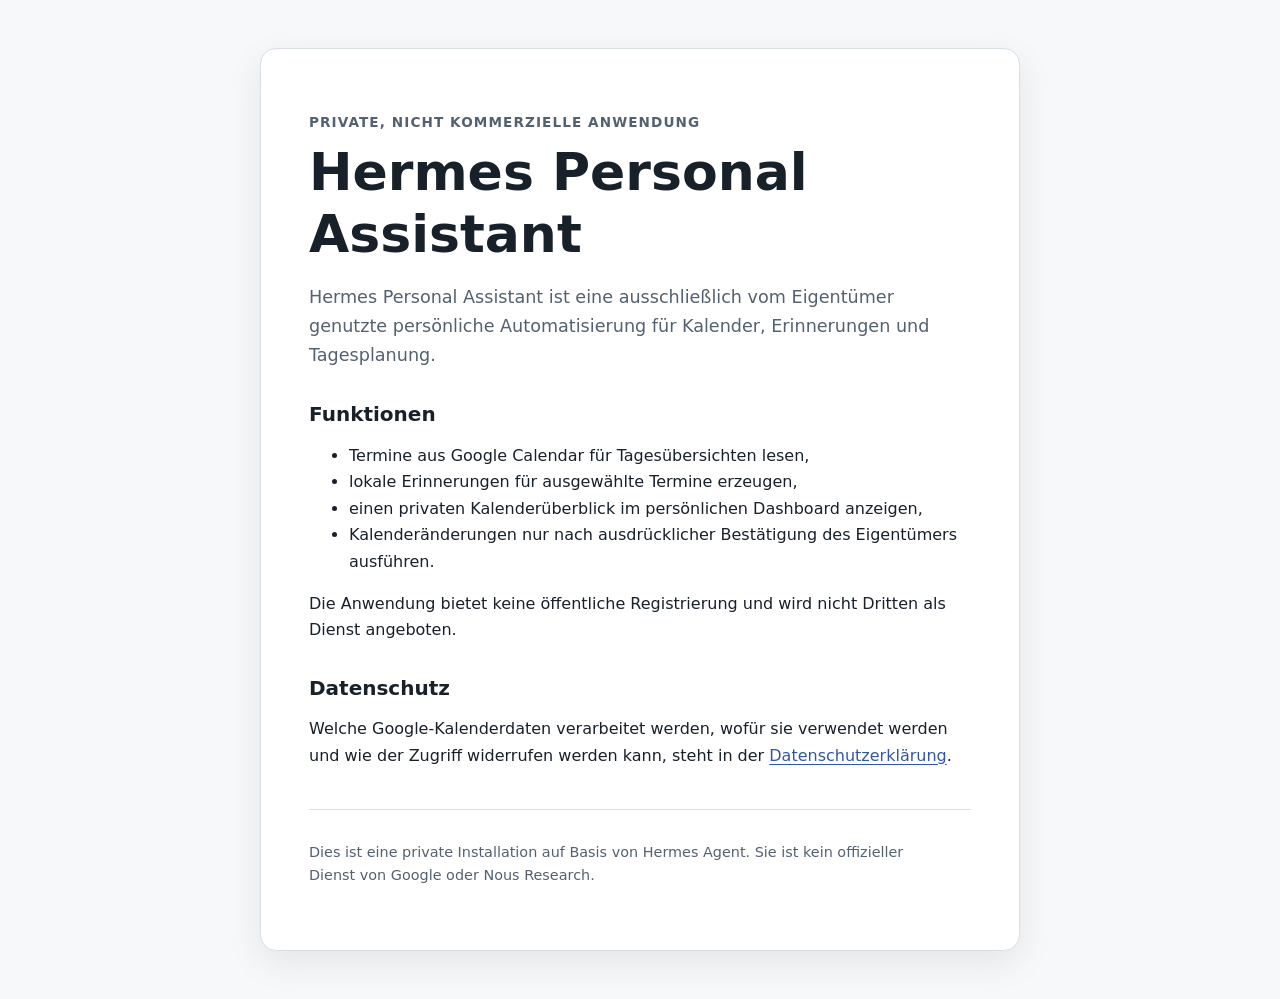
<file: hermes-personal-assistant/index.html>
<!doctype html>
<html lang="de">
<head>
  <meta charset="utf-8">
  <meta name="viewport" content="width=device-width, initial-scale=1">
  <meta name="description" content="Informationen zum privaten Hermes Personal Assistant und seinem Zugriff auf Google Calendar.">
  <title>Hermes Personal Assistant</title>
  <link rel="stylesheet" href="styles.css">
</head>
<body>
  <main>
    <p class="eyebrow">Private, nicht kommerzielle Anwendung</p>
    <h1>Hermes Personal Assistant</h1>
    <p class="lead">
      Hermes Personal Assistant ist eine ausschließlich vom Eigentümer genutzte
      persönliche Automatisierung für Kalender, Erinnerungen und Tagesplanung.
    </p>

    <section>
      <h2>Funktionen</h2>
      <ul>
        <li>Termine aus Google Calendar für Tagesübersichten lesen,</li>
        <li>lokale Erinnerungen für ausgewählte Termine erzeugen,</li>
        <li>einen privaten Kalenderüberblick im persönlichen Dashboard anzeigen,</li>
        <li>Kalenderänderungen nur nach ausdrücklicher Bestätigung des Eigentümers ausführen.</li>
      </ul>
      <p>
        Die Anwendung bietet keine öffentliche Registrierung und wird nicht Dritten
        als Dienst angeboten.
      </p>
    </section>

    <section>
      <h2>Datenschutz</h2>
      <p>
        Welche Google-Kalenderdaten verarbeitet werden, wofür sie verwendet werden
        und wie der Zugriff widerrufen werden kann, steht in der
        <a href="privacy.html">Datenschutzerklärung</a>.
      </p>
    </section>

    <footer>
      <p>
        Dies ist eine private Installation auf Basis von Hermes Agent. Sie ist kein
        offizieller Dienst von Google oder Nous Research.
      </p>
    </footer>
  </main>
</body>
</html>
</file>
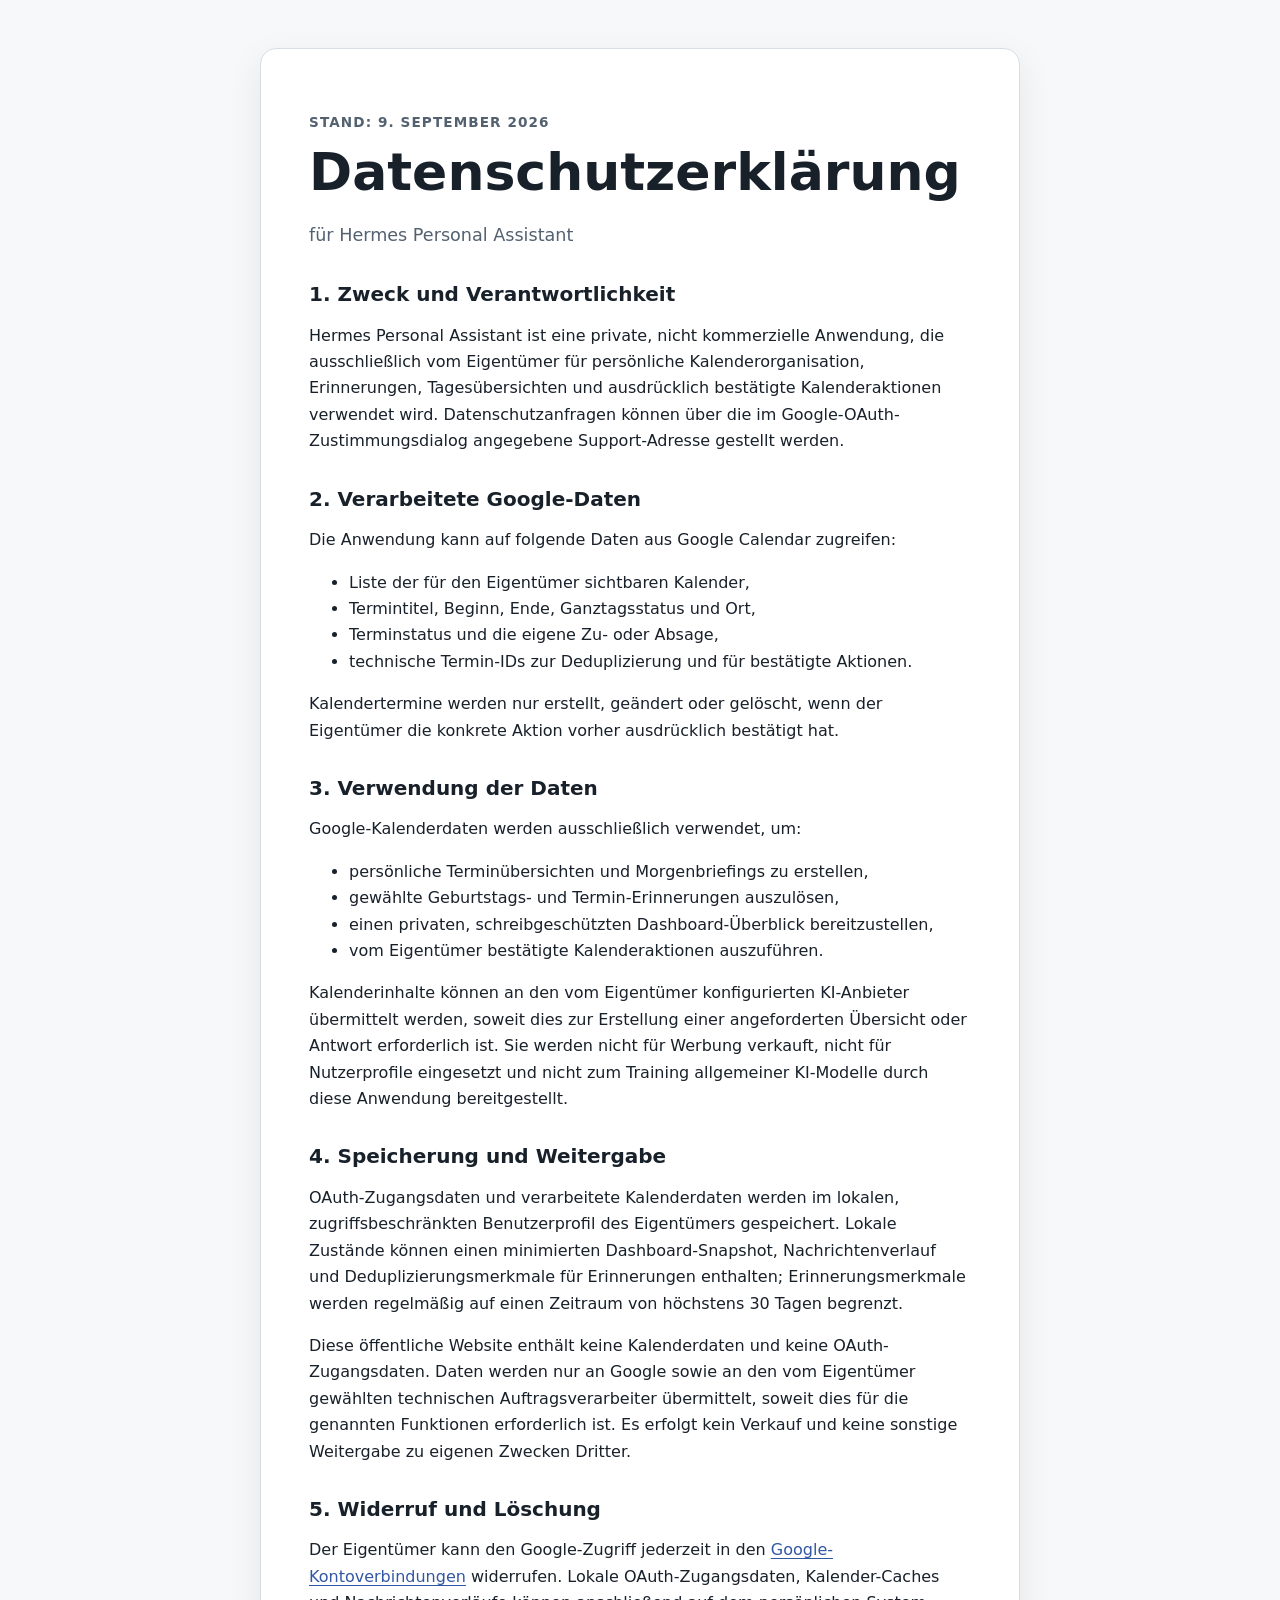
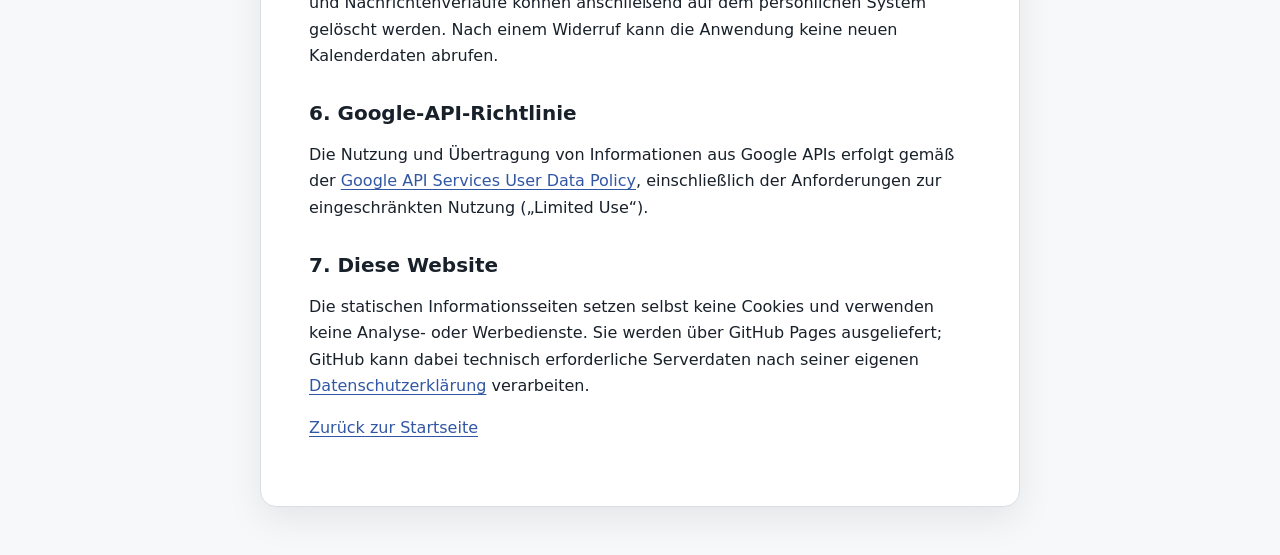
<file: hermes-personal-assistant/privacy.html>
<!doctype html>
<html lang="de">
<head>
  <meta charset="utf-8">
  <meta name="viewport" content="width=device-width, initial-scale=1">
  <meta name="description" content="Datenschutzerklärung des privaten Hermes Personal Assistant.">
  <title>Datenschutzerklärung – Hermes Personal Assistant</title>
  <link rel="stylesheet" href="styles.css">
</head>
<body>
  <main>
    <p class="eyebrow">Stand: 9. September 2026</p>
    <h1>Datenschutzerklärung</h1>
    <p class="lead">für Hermes Personal Assistant</p>

    <section>
      <h2>1. Zweck und Verantwortlichkeit</h2>
      <p>
        Hermes Personal Assistant ist eine private, nicht kommerzielle Anwendung,
        die ausschließlich vom Eigentümer für persönliche Kalenderorganisation,
        Erinnerungen, Tagesübersichten und ausdrücklich bestätigte Kalenderaktionen
        verwendet wird. Datenschutzanfragen können über die im Google-OAuth-
        Zustimmungsdialog angegebene Support-Adresse gestellt werden.
      </p>
    </section>

    <section>
      <h2>2. Verarbeitete Google-Daten</h2>
      <p>Die Anwendung kann auf folgende Daten aus Google Calendar zugreifen:</p>
      <ul>
        <li>Liste der für den Eigentümer sichtbaren Kalender,</li>
        <li>Termintitel, Beginn, Ende, Ganztagsstatus und Ort,</li>
        <li>Terminstatus und die eigene Zu- oder Absage,</li>
        <li>technische Termin-IDs zur Deduplizierung und für bestätigte Aktionen.</li>
      </ul>
      <p>
        Kalendertermine werden nur erstellt, geändert oder gelöscht, wenn der
        Eigentümer die konkrete Aktion vorher ausdrücklich bestätigt hat.
      </p>
    </section>

    <section>
      <h2>3. Verwendung der Daten</h2>
      <p>Google-Kalenderdaten werden ausschließlich verwendet, um:</p>
      <ul>
        <li>persönliche Terminübersichten und Morgenbriefings zu erstellen,</li>
        <li>gewählte Geburtstags- und Termin-Erinnerungen auszulösen,</li>
        <li>einen privaten, schreibgeschützten Dashboard-Überblick bereitzustellen,</li>
        <li>vom Eigentümer bestätigte Kalenderaktionen auszuführen.</li>
      </ul>
      <p>
        Kalenderinhalte können an den vom Eigentümer konfigurierten KI-Anbieter
        übermittelt werden, soweit dies zur Erstellung einer angeforderten Übersicht
        oder Antwort erforderlich ist. Sie werden nicht für Werbung verkauft, nicht
        für Nutzerprofile eingesetzt und nicht zum Training allgemeiner KI-Modelle
        durch diese Anwendung bereitgestellt.
      </p>
    </section>

    <section>
      <h2>4. Speicherung und Weitergabe</h2>
      <p>
        OAuth-Zugangsdaten und verarbeitete Kalenderdaten werden im lokalen,
        zugriffsbeschränkten Benutzerprofil des Eigentümers gespeichert. Lokale
        Zustände können einen minimierten Dashboard-Snapshot, Nachrichtenverlauf und
        Deduplizierungsmerkmale für Erinnerungen enthalten; Erinnerungsmerkmale werden
        regelmäßig auf einen Zeitraum von höchstens 30 Tagen begrenzt.
      </p>
      <p>
        Diese öffentliche Website enthält keine Kalenderdaten und keine OAuth-
        Zugangsdaten. Daten werden nur an Google sowie an den vom Eigentümer gewählten
        technischen Auftragsverarbeiter übermittelt, soweit dies für die genannten
        Funktionen erforderlich ist. Es erfolgt kein Verkauf und keine sonstige
        Weitergabe zu eigenen Zwecken Dritter.
      </p>
    </section>

    <section>
      <h2>5. Widerruf und Löschung</h2>
      <p>
        Der Eigentümer kann den Google-Zugriff jederzeit in den
        <a href="https://myaccount.google.com/connections" rel="noopener noreferrer">Google-Kontoverbindungen</a>
        widerrufen. Lokale OAuth-Zugangsdaten, Kalender-Caches und Nachrichtenverläufe
        können anschließend auf dem persönlichen System gelöscht werden. Nach einem
        Widerruf kann die Anwendung keine neuen Kalenderdaten abrufen.
      </p>
    </section>

    <section>
      <h2>6. Google-API-Richtlinie</h2>
      <p>
        Die Nutzung und Übertragung von Informationen aus Google APIs erfolgt gemäß
        der
        <a href="https://developers.google.com/terms/api-services-user-data-policy" rel="noopener noreferrer">Google API Services User Data Policy</a>,
        einschließlich der Anforderungen zur eingeschränkten Nutzung („Limited Use“).
      </p>
    </section>

    <section>
      <h2>7. Diese Website</h2>
      <p>
        Die statischen Informationsseiten setzen selbst keine Cookies und verwenden
        keine Analyse- oder Werbedienste. Sie werden über GitHub Pages ausgeliefert;
        GitHub kann dabei technisch erforderliche Serverdaten nach seiner eigenen
        <a href="https://docs.github.com/site-policy/privacy-policies/github-general-privacy-statement" rel="noopener noreferrer">Datenschutzerklärung</a>
        verarbeiten.
      </p>
    </section>

    <p><a href="./">Zurück zur Startseite</a></p>
  </main>
</body>
</html>
</file>
<file: hermes-personal-assistant/styles.css>
:root {
  color-scheme: light dark;
  --background: #f7f8fa;
  --surface: #ffffff;
  --text: #18202a;
  --muted: #536170;
  --accent: #3157a4;
  --border: #d9dee5;
}

@media (prefers-color-scheme: dark) {
  :root {
    --background: #11151b;
    --surface: #191f27;
    --text: #edf1f5;
    --muted: #b2bdc9;
    --accent: #9cbcff;
    --border: #343d48;
  }
}

* {
  box-sizing: border-box;
}

body {
  margin: 0;
  background: var(--background);
  color: var(--text);
  font-family: system-ui, -apple-system, BlinkMacSystemFont, "Segoe UI", sans-serif;
  line-height: 1.65;
}

main {
  width: min(760px, calc(100% - 2rem));
  margin: 3rem auto;
  padding: clamp(1.25rem, 4vw, 3rem);
  background: var(--surface);
  border: 1px solid var(--border);
  border-radius: 16px;
  box-shadow: 0 12px 36px rgb(0 0 0 / 8%);
}

h1,
h2 {
  line-height: 1.2;
}

h1 {
  margin: 0 0 1rem;
  font-size: clamp(2rem, 7vw, 3.25rem);
}

h2 {
  margin-top: 2rem;
  font-size: 1.25rem;
}

p,
li {
  max-width: 68ch;
}

.lead {
  color: var(--muted);
  font-size: 1.1rem;
}

.eyebrow {
  margin-bottom: 0.5rem;
  color: var(--muted);
  font-size: 0.85rem;
  font-weight: 700;
  letter-spacing: 0.08em;
  text-transform: uppercase;
}

a {
  color: var(--accent);
  text-underline-offset: 0.2em;
}

footer {
  margin-top: 2.5rem;
  padding-top: 1rem;
  border-top: 1px solid var(--border);
  color: var(--muted);
  font-size: 0.9rem;
}
</file>
